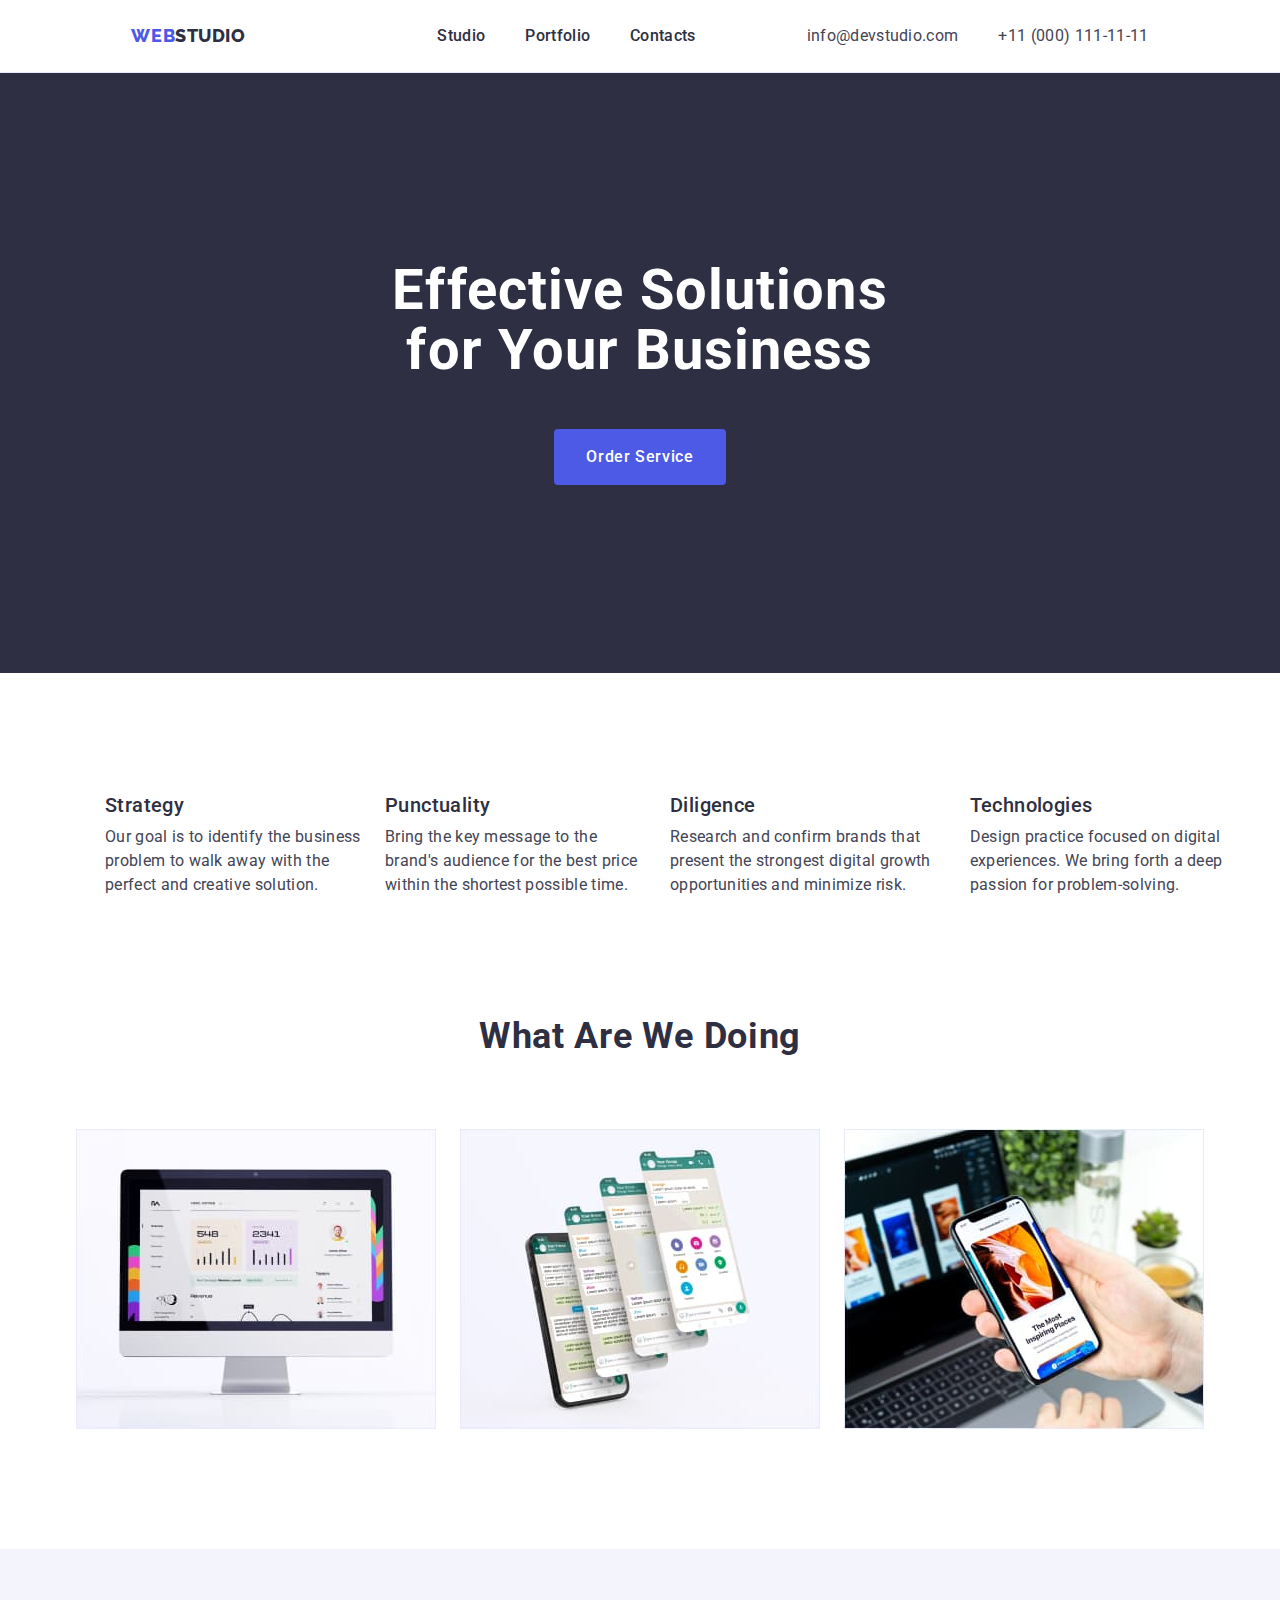
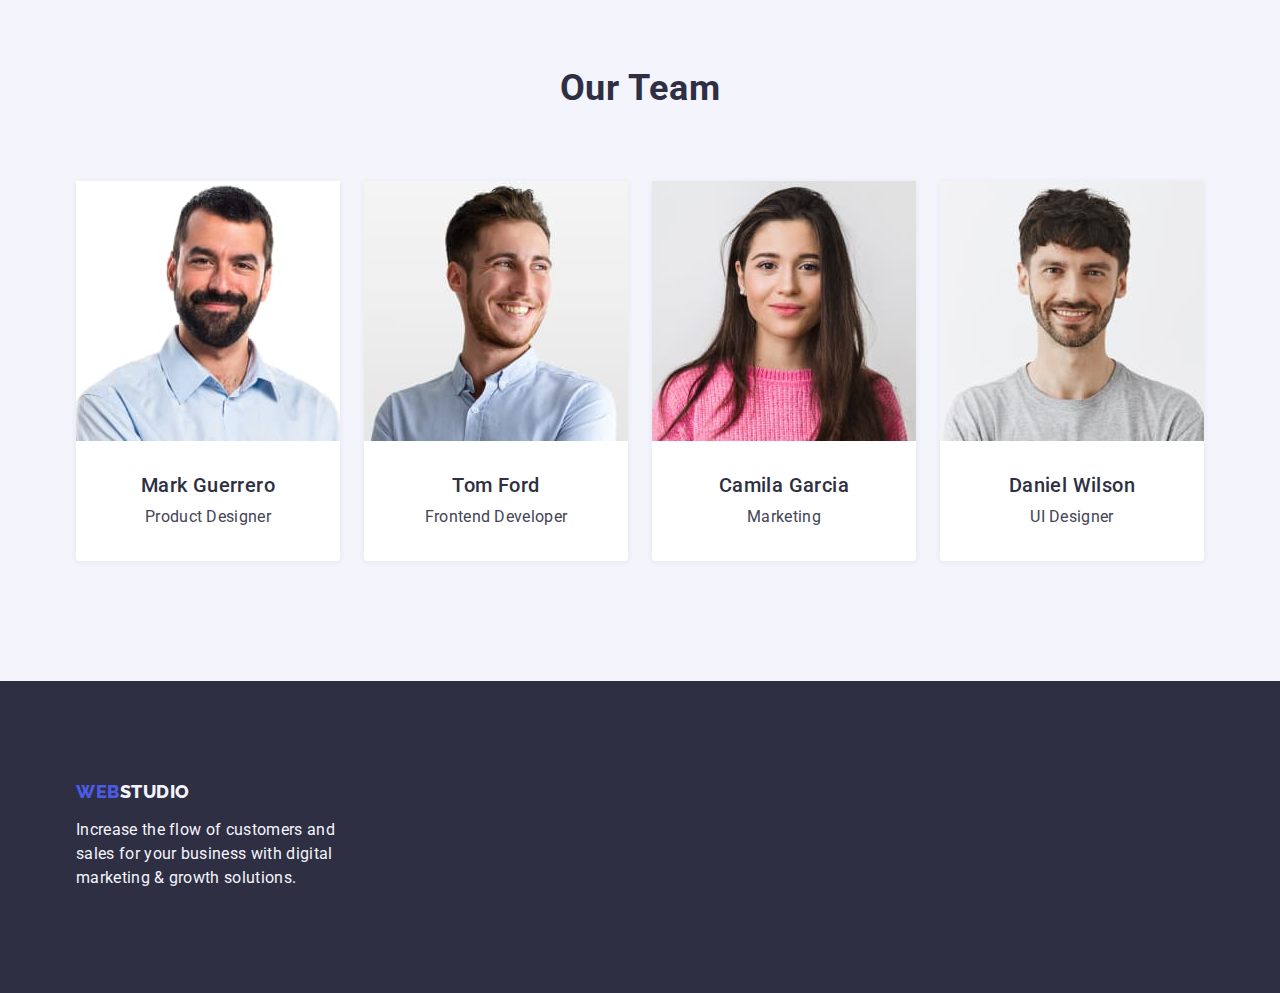
<file: index.html>
<!DOCTYPE html>
<html lang="en">
  <head>
    <meta charset="UTF-8" />
    <meta name="viewport" content="width=device-width, initial-scale=1.0" />
    <link
      rel="stylesheet"
      href="https://cdn.jsdelivr.net/npm/modern-normalize@2.0.0/modern-normalize.min.css"
    />
    <link rel="stylesheet" href="./css/styles.css" />
    <link rel="preconnect" href="https://fonts.googleapis.com" />
    <link rel="preconnect" href="https://fonts.gstatic.com" crossorigin />
    <link
      href="https://fonts.googleapis.com/css2?family=Raleway:wght@800&family=Roboto:wght@400;500;700;900&display=swap"
      rel="stylesheet"
    />
    <title>Studio</title>
  </head>
  <body>
    <header class="flex-container">
      <div class="container container-flex-one">
        <nav class="flex-nav">
          <a class="logo link flex-logo" href="./index.html"
            >Web<span class="logocolor">Studio</span>
          </a>
          <ul class="list flex-items">
            <li class="list-contact">
              <a class="list-item link" href="./index.html">Studio</a>
            </li>
            <li class="list-contact">
              <a class="list-item link" href="./portfolio.html">Portfolio</a>
            </li>
            <li class="list-contact">
              <a class="list-item link" href="">Contacts</a>
            </li>
          </ul>
        </nav>
        <address class="contact">
          <ul class="list flex-address">
            <li class="list-contact">
              <a class="linkcolor link" href="mailto:info@devstudio.com"
                >info@devstudio.com</a
              >
            </li>
            <li class="list-contact">
              <a class="linkcolor link" href="tel:+110001111111"
                >+11 (000) 111-11-11</a
              >
            </li>
          </ul>
        </address>
      </div>
    </header>
    <main>
      <section class="bgd flex-one">
        <div class="container container-flex-two">
          <h1 class="headerstyl">Effective Solutions for Your Business</h1>
          <button class="btn-first" type="button">Order Service</button>
        </div>
      </section>
      <section class="flex-two">
        <div class="container container-flex-one">
          <h2 class="visually-hidden">The main goals of the company</h2>
          <ul class="list flex-three">
            <li class="list-goals">
              <h3 class="hdr">Strategy</h3>
              <p class="prg">
                Our goal is to identify the business problem to walk away with
                the perfect and creative solution.
              </p>
            </li>
            <li class="list-goals">
              <h3 class="hdr">Punctuality</h3>
              <p class="prg">
                Bring the key message to the brand's audience for the best price
                within the shortest possible time.
              </p>
            </li>
            <li class="list-goals">
              <h3 class="hdr">Diligence</h3>
              <p class="prg">
                Research and confirm brands that present the strongest digital
                growth opportunities and minimize risk.
              </p>
            </li>
            <li class="list-goals">
              <h3 class="hdr">Technologies</h3>
              <p class="prg">
                Design practice focused on digital experiences. We bring forth a
                deep passion for problem-solving.
              </p>
            </li>
          </ul>
        </div>
      </section>
      <section class="flex-four">
        <div class="container container-flex-two">
          <h2 class="header-low">What are we doing</h2>
          <ul class="list flex-img">
            <li class="flex-img-rtv">
              <img
                src="./images/computer.jpg"
                alt="Monitor"
                width="360"
                height="300"
              />
            </li>
            <li class="flex-img-rtv">
              <img
                src="./images/phonescreen.jpg"
                alt="A phone with four screenshots"
                width="360"
                height="300"
              />
            </li>
            <li class="flex-img-rtv">
              <img
                src="./images/phone.jpg"
                alt="A man's hand with a phone in his hand, and in the background there is a computer on the table"
                width="360"
                height="300"
              />
            </li>
          </ul>
        </div>
      </section>
      <section class="bgn-team flex-fife">
        <div class="container column">
          <h2 class="header-low">Our Team</h2>
          <ul class="list flex-team">
            <li class="bgr-white flex-person">
              <img
                src="./images/mg.jpg"
                alt="Mark Guerrero Product Designer"
                width="264"
                height="260"
              />
              <div class="div-person">
                <h3 class="hdr">Mark Guerrero</h3>
                <p class="prg">Product Designer</p>
              </div>
            </li>
            <li class="bgr-white flex-person">
              <img
                src="./images/tf.jpg"
                alt="Tom Ford Frontend Developer"
                width="264"
                height="260"
              />
              <div class="div-person">
                <h3 class="hdr">Tom Ford</h3>
                <p class="prg">Frontend Developer</p>
              </div>
            </li>
            <li class="bgr-white flex-person">
              <img
                src="./images/cg.jpg"
                alt="Camila Garcia Marketing"
                width="264"
                height="260"
              />
              <div class="div-person">
                <h3 class="hdr">Camila Garcia</h3>
                <p class="prg">Marketing</p>
              </div>
            </li>
            <li class="bgr-white flex-person">
              <img
                src="./images/dw.jpg"
                alt="Daniel Wilson UI Designer"
                height="260"
              />
              <div class="div-person">
                <h3 class="hdr">Daniel Wilson</h3>
                <p class="prg">UI Designer</p>
              </div>
            </li>
          </ul>
        </div>
      </section>
    </main>
    <footer class="bgd flex-footer">
      <div class="container">
        <a class="logo link block-footer" href="index.html"
          >Web<span class="ft-logo">Studio</span>
        </a>
        <p class="footer-prg">
          Increase the flow of customers and sales for your business with
          digital marketing & growth solutions.
        </p>
      </div>
    </footer>
  </body>
</html>
</file>
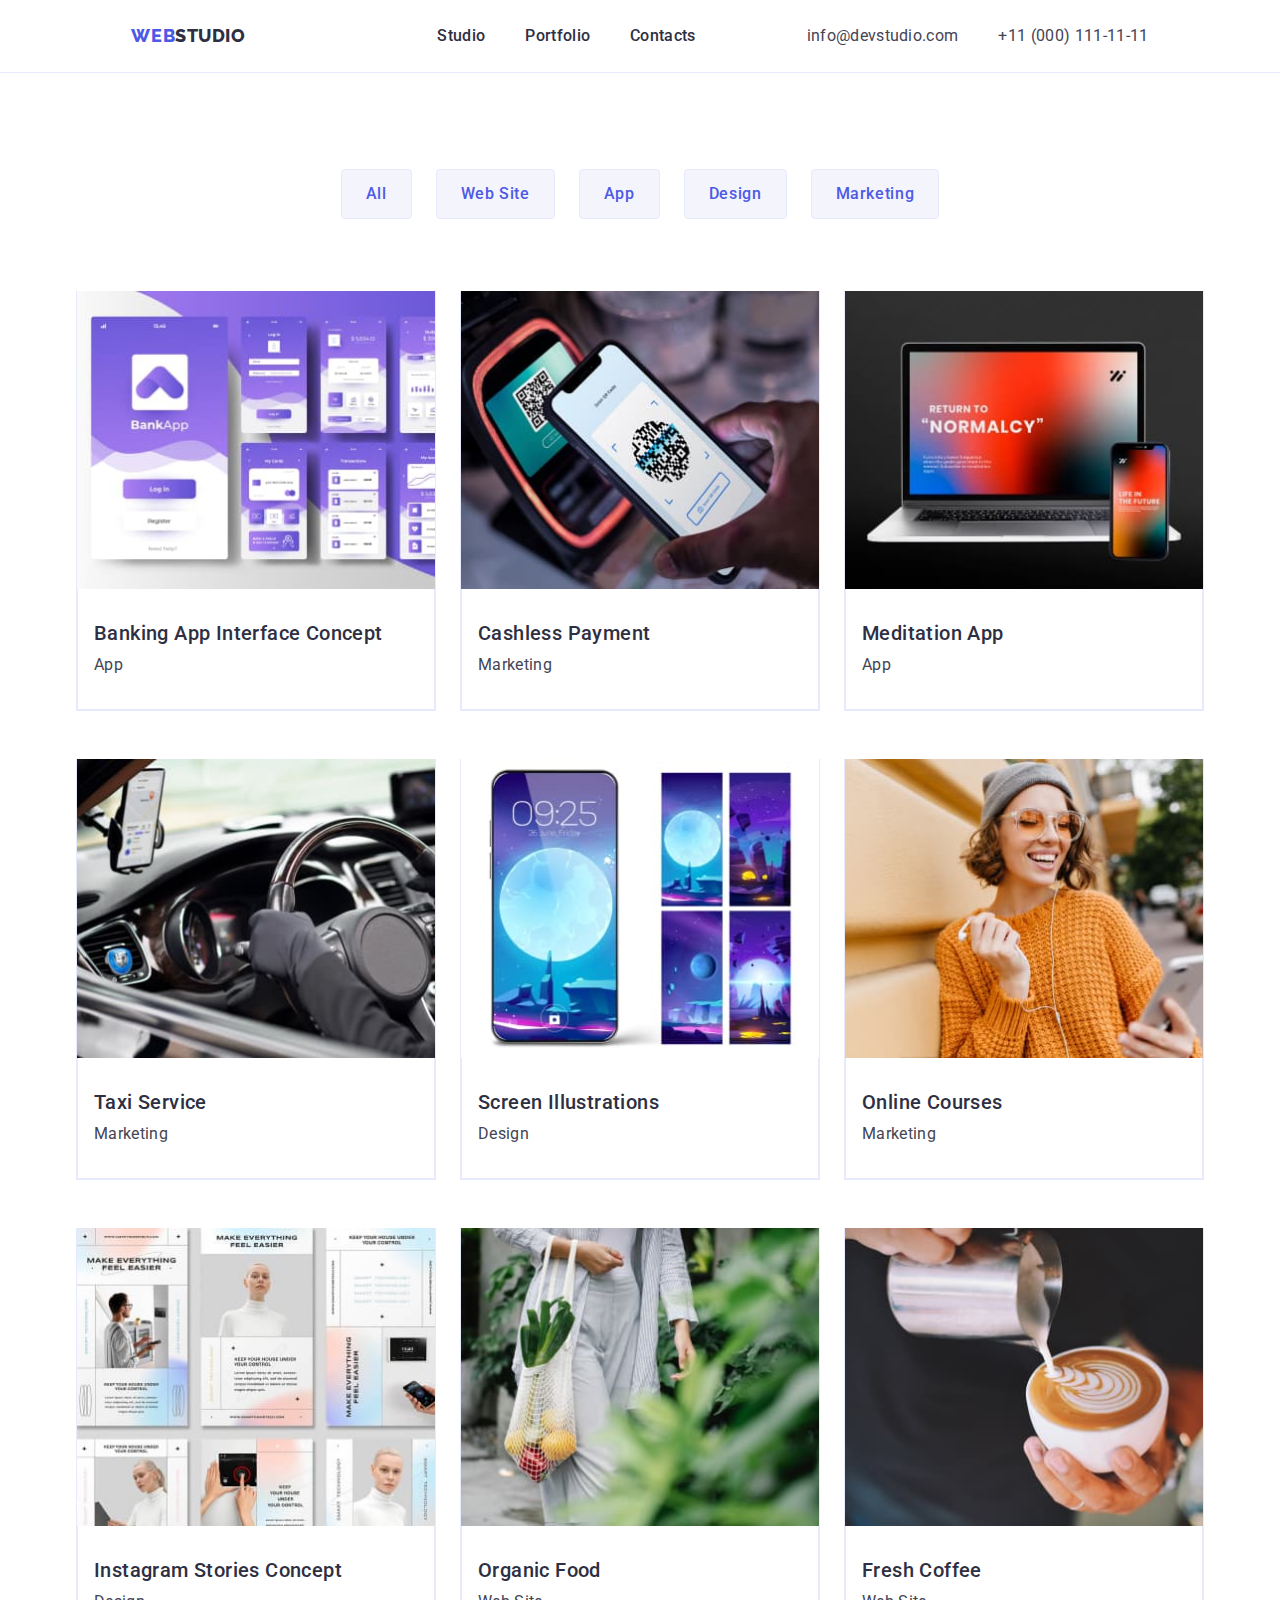
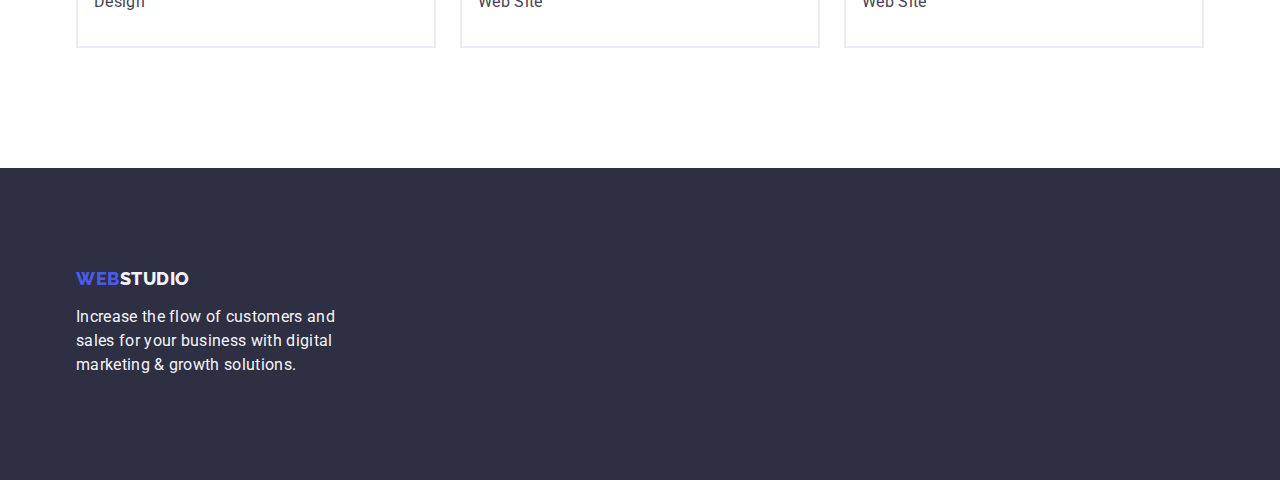
<file: portfolio.html>
<!DOCTYPE html>
<html lang="en">
  <head>
    <meta charset="UTF-8" />
    <meta name="viewport" content="width=device-width, initial-scale=1.0" />
    <link
      rel="stylesheet"
      href="https://cdn.jsdelivr.net/npm/modern-normalize@2.0.0/modern-normalize.min.css"
    />
    <link rel="stylesheet" href="./css/styles.css" />
    <link rel="preconnect" href="https://fonts.googleapis.com" />
    <link rel="preconnect" href="https://fonts.gstatic.com" crossorigin />
    <link
      href="https://fonts.googleapis.com/css2?family=Raleway:wght@800&family=Roboto:wght@400;500;700;900&display=swap"
      rel="stylesheet"
    />

    <title>Portfolio</title>
  </head>
  <body>
    <header class="flex-container">
      <div class="container container-flex-one">
        <nav class="flex-nav">
          <a class="logo link flex-logo" href="./index.html"
            >Web<span class="logocolor">Studio</span>
          </a>
          <ul class="list flex-items">
            <li class="list-contact">
              <a class="list-item link" href="./index.html">Studio</a>
            </li>
            <li class="list-contact">
              <a class="list-item link" href="./portfolio.html">Portfolio</a>
            </li>
            <li class="list-contact">
              <a class="list-item link" href="">Contacts</a>
            </li>
          </ul>
        </nav>
        <address class="contact">
          <ul class="list flex-address">
            <li class="list-contact">
              <a class="linkcolor link" href="mailto:info@devstudio.com"
                >info@devstudio.com</a
              >
            </li>
            <li class="list-contact">
              <a class="linkcolor link" href="tel:+110001111111"
                >+11 (000) 111-11-11</a
              >
            </li>
          </ul>
        </address>
      </div>
    </header>
    <main>
      <section class="styles-p">
        <div class="container container-flex-two">
          <h1 class="visually-hidden">Offer</h1>
          <ul class="list flex-p-one">
            <li>
              <button class="btn-p" type="button">All</button>
            </li>
            <li>
              <button class="btn-p" type="button">Web Site</button>
            </li>
            <li>
              <button class="btn-p" type="button">App</button>
            </li>
            <li>
              <button class="btn-p" type="button">Design</button>
            </li>
            <li>
              <button class="btn-p" type="button">Marketing</button>
            </li>
          </ul>
          <ul class="list flex-p-two">
            <li class="flex-p-img">
              <a href="" class="link">
                <img
                  src="./images/bankapp.jpg"
                  alt="Screenshoty aplikacji bankowej"
                  width="360"
                  height="300"
                />

                <div class="div-app">
                  <h2 class="hdr">Banking App Interface Concept</h2>
                  <p class="prg">App</p>
                </div>
              </a>
            </li>
            <li class="flex-p-img">
              <a href="" class="link">
                <img
                  src="./images/cashless.jpg"
                  alt="Płatność telefonem"
                  width="360"
                  height="300"
                />

                <div class="div-app">
                  <h2 class="hdr">Cashless Payment</h2>
                  <p class="prg">Marketing</p>
                </div>
              </a>
            </li>
            <li class="flex-p-img">
              <a href="" class="link">
                <img
                  src="./images/mediapp.jpg"
                  alt="Komputer i telefon z wyświetlonym na ekranie aplikacją do medytacji"
                  width="360"
                  height="300"
                />

                <div class="div-app">
                  <h2 class="hdr">Meditation App</h2>
                  <p class="prg">App</p>
                </div>
              </a>
            </li>
            <li class="flex-p-img">
              <a href="" class="link">
                <img
                  src="./images/taxi.jpg"
                  alt="Zdjęcie kokpitu samochodu"
                  width="360"
                  height="300"
                />

                <div class="div-app">
                  <h2 class="hdr">Taxi Service</h2>
                  <p class="prg">Marketing</p>
                </div>
              </a>
            </li>
            <li class="flex-p-img">
              <a href="" class="link">
                <img
                  src="./images/screen-ilu.jpg"
                  alt="Telefon z kilkoma ekranami wizualizującymi różne wyświetlenia ekranu"
                  width="360"
                  height="300"
                />
                <div class="div-app">
                  <h2 class="hdr">Screen Illustrations</h2>
                  <p class="prg">Design</p>
                </div>
              </a>
            </li>
            <li class="flex-p-img">
              <a href="" class="link">
                <img
                  src="./images/online-course.jpg"
                  alt="Kobieta ze słuchawkami w uszach i telefonem w ręku"
                  width="360"
                  height="300"
                />

                <div class="div-app">
                  <h2 class="hdr">Online Courses</h2>
                  <p class="prg">Marketing</p>
                </div>
              </a>
            </li>
            <li class="flex-p-img">
              <a href="" class="link">
                <img
                  src="./images/insta-stories.jpg"
                  alt="Instagram stories"
                  width="360"
                  height="300"
                />

                <div class="div-app">
                  <h2 class="hdr">Instagram Stories Concept</h2>
                  <p class="prg">Design</p>
                </div>
              </a>
            </li>
            <li class="flex-p-img">
              <a href="" class="link">
                <img
                  src="./images/organic-food.jpg"
                  alt="Kobieta z torbą świeżej żywności"
                  width="360"
                  height="300"
                />

                <div class="div-app">
                  <h2 class="hdr">Organic Food</h2>
                  <p class="prg">Web Site</p>
                </div>
              </a>
            </li>
            <li class="flex-p-img">
              <a href="" class="link">
                <img
                  src="./images/fresh-coffee.jpg"
                  alt="Barista wlewający mleko do filiżanki kawy"
                  width="360"
                  height="300"
                />

                <div class="div-app">
                  <h2 class="hdr">Fresh Coffee</h2>
                  <p class="prg">Web Site</p>
                </div>
              </a>
            </li>
          </ul>
        </div>
      </section>
    </main>
    <footer class="bgd flex-footer">
      <div class="container">
        <a class="logo link block-footer" href="index.html"
          >Web<span class="ft-logo">Studio</span>
        </a>
        <p class="footer-prg">
          Increase the flow of customers and sales for your business with
          digital marketing & growth solutions.
        </p>
      </div>
    </footer>
  </body>
</html>
</file>
<file: css/styles.css>
* {
    margin: 0;
    padding: 0;
    box-sizing: border-box;
}
:root {
    --color-text: #4d5ae5;
    --color-background: #F4F4FD;
    --body-color: #434455;
    --header-color: #2e2f42;
    --focus-hover: #404BBF;
    --white-color: #FFFFFF;
    --button-color: #E7E9FC;
}
body {
    font-family: "Roboto", sans-serif;
    color: var(--body-color);
    background-color: var(--white-color);
    font-size: 16px;
    line-height: 1.5;
}
img {
    display: block;
    max-width: 100%;
    height: auto;
}

button {
    cursor: pointer;
    border: none;
    border-radius: 4px;
}

ul,
ol {
    list-style: none;
    margin: 0;
    padding-left: 0;
}
header {
    background-color: var(--white-color);
}
a {
    font-size: 12px;
    line-height: 1.3;
    text-decoration: none;
}
section {
    padding-top: 120px;
    padding-bottom: 120px;
}
.list {
    background-color: var(--white-color);
    text-decoration: none;
    list-style: none; }
.header-low {
    font-size: 36px;
    line-height: 1.11;
    text-align: center;
    letter-spacing: 0.02em;
    text-transform: capitalize;
    color: var(--header-color);
    margin-bottom: 72px;
}
.headerstyl {
    font-size: 56px;
    line-height: 1.07;
    text-align: center;
    justify-content: center;
    letter-spacing: 0.02em;
    color: var(--white-color);
    max-width: 496px;
    height: auto;
    padding-bottom: 48px;

}
.bgn-team {
    background-color: var(--color-background);
}
li {
    color: var(--header-color);
    font-size: 12px;
}

.btn-p {
    font-weight: 500;
    font-size: 16px;
    line-height: 1.5;
    letter-spacing: 0.04em;
    cursor: pointer;
    font-family: "Roboto", sans-serif;
    padding: 12px 24px;
    border: 1px solid var(--button-color);
    border-radius: 4px;
    background-color: var(--color-background);
    color: var(--color-text);
}
.btn-first {
    display: block;
    align-items: center;
    justify-content: center;
    min-width: 169px;
    height: 56px;
    font-weight: 500;
    background-color: var(--color-text);
    font-size: 16px;
    line-height: 1.5;
    letter-spacing: 0.04em;
    padding: 16px 32px;
    border: none;
    border-radius: 4px;
    color: var(--white-color);
    cursor: pointer;
    font-family: "Roboto", sans-serif;
}
.btn-first:hover, .btn-first:focus {
    color: var(--white-color);
    background-color: var(--focus-hover);
}

.btn-p:hover, .btn-p:focus {
    color: var(--white-color);
    background-color: var(--focus-hover);
    border: 1px solid transparent;
}
.btn-first-p {
    background-color: var(--color-text);
    color: var(--white-color);
    border: 1px solid var(--color-text);
    border-radius: 4px;
    box-shadow: 0px 2px 2px 0px #0000001F;
    box-shadow: 0px 2px 1px 0px #00000014;
    box-shadow: 0px 3px 1px 0px #0000001A;
}
.link {
    text-decoration: none;
}
a.link:hover, a.link:focus {
    color: var(--focus-hover);
}
 
.linkcolor {
    color: var(--body-color);
    font-family: 'Roboto', sans-serif;
    font-weight: 400;
    font-size: 16px;
    line-height: 1.5;
    letter-spacing: 0.02em;
}
.contact {
    font-style: normal;
}
.logocolor {
    color: var(--header-color);
}
.bgd {
    background-color: var(--header-color);
    color: var(--color-white);
    text-decoration: none;
    width: auto;
    height: 312px;
}
.logo {
    padding-right: 76px;
    font-family: 'Raleway', sans-serif;
    font-weight: 800;
    font-size: 18px;
    line-height: 1.17;
    letter-spacing: 0.03em;
    text-transform: uppercase;
    color: var(--color-text);
}

.list-item {
    font-family: 'Roboto', sans-serif;
    font-weight: 500;
    font-size: 16px;
    line-height: 1.5;
    letter-spacing: 0.02em;
    color: var(--header-color);
    padding: 24px 0;
}

.hdr {
    font-weight: 500;
    font-size: 20px;
    line-height: 1.2;
    letter-spacing: 0.02em;
    color: var(--header-color);
    margin-bottom: 8px;
}
.prg {
    font-size: 16px;
    line-height: 1.5;
    letter-spacing: 0.02em;
    color: var(--body-color);
    margin: 0;
}
.ft-logo {
    color: var(--color-background);
}
.logo.id {
    font-family: "Raleway", sans-serif;
    font-weight: 800;
    font-size: 18px;
    line-height: 1.17;
    letter-spacing: 0.03em;
    color: var(--color-text)
}
.footer-prg {
    line-height: 1.5;
    color: var(--color-background);
    letter-spacing: 0.02em;
    max-width: 264px;
}
.bgr-white {
    background-color: var(--white-color);
    text-align: center;
}
.list-contact {
    padding: 24px 0;
}
.list-goals {
    width: calc((100%-72px)/4)
}
.visually-hidden {
    position: absolute;
    max-width: 1px;
    height: 1px;
    margin: -1px;
    border: 0;
    padding: 0;
    white-space: nowrap;
    clip-path: inset(100%);
    clip: rect(0 0 0 0);
    overflow: hidden;
}
.styles-p {
    padding: 96px 0 120px 0;
}
.flex-container {
    border-bottom: 1px solid #E7E9FC;
}
.container { 
    width: 1158px;
    margin: 0 auto;
    padding: 0 15px;
}
.container-flex-one {
    display: flex;
    justify-content: space-around;
}
.container-flex-two {
        display: flex;
        flex-direction: column;
        justify-content: center;
        align-items: center;
}
.block-footer {
    display: inline-block;
    margin-bottom: 16px;
}
.flex-nav {
    display: flex;
    justify-content: space-evenly;
    align-items: center;
    gap: 40px;
}
.flex-logo {
    margin-right: 76px;
}
.flex-items {
    display: flex;
    gap: 40px;
}
.flex-address {
    display: flex;
    gap: 40px;
}

.flex-one {
    display: flex;
    flex-direction: column;
    justify-content: center;
    align-items: center;
    width: auto;
    height: 600px;
    padding: 188px 0;;
} 
.flex-two {
    display: flex;
    flex-direction: column;
    justify-content: center;
    align-items: center;
    margin: 0px 90px 0px 90px;

}
.flex-three {
    display: flex;
    width: auto;
    height: 104px;
    align-items: flex-start;
    gap: 24px;
}
.flex-four {
    display: flex;
    flex-direction: column;
    justify-content: center;
    align-items: center;
    width: auto;
    padding-top: 0;

}
.flex-img {
    display: flex;
    align-items: center;
    justify-content: center;
    gap: 24px;
}
.flex-img-rtv {
    width: calc((100% - 48px) / 3)
}

.flex-fife {
    display: flex;
    flex-direction: column;
    justify-content: center;
    align-items: center;
    width: auto;
    height: 732px;
}
.flex-team {
    display: flex;
    align-items: center;
    justify-content: center;
    flex-wrap: wrap;
    margin: 0px;
    background-color: var(--color-background);
    gap: 24px;
}
.flex-person {
    display: flex;
    flex-direction: column;
    align-items: center;
    border-radius: 0px 0px 4px 4px;
    width: 264px;
    background-color: var(--white-color);
    box-shadow: 0px 2px 1px 0px #2E2F4214;
    box-shadow: 0px 1px 1px 0px #2E2F4229;
    box-shadow: 0px 1px 6px 0px #2E2F4214;
}
.div-person {
    display: flex;
    flex-direction: column;
    justify-content: center;
    align-items: center;
    padding: 32px 0;
}
.flex-footer {
    padding: 100px 0;
}
.flex-p-one {
    display: flex;
    justify-content: center;
    align-items: center;
    margin-bottom: 72px;
    gap: 24px;
}

.flex-li:last-child {
    margin-right: 0px;
}
.flex-one:last-child {
    padding: 16px 32px 16px 32px;
    border: 1px solid var(--button-color);
    border-radius: 4px;
    background-color: var(--color-text);
    margin-right: 24px;
}
.flex-p-two {
    display: flex;
    flex-wrap: wrap;
    column-gap: 24px;
    row-gap: 48px;

}
.flex-p-img {
    display: flex;
    flex-direction: column;
    align-items: center;
    border: 1px solid var(--button-color);
    border-top: none;
    width: calc((100% - 48px) / 3);
    height: auto;
    background-color: var(--white-color);
}
.flex-a-p {
    padding-top: 44px;
    padding-bottom: 44px;
}
.div-app {
    display: flex;
    flex-direction: column;
    align-items: flex-start;
    justify-content: center;
    padding: 32px 16px;
    border: 1px solid var(--button-color);
    border-top: none;
}
.section-p {
    padding: 96px 0 120px 0;
}
</file>
